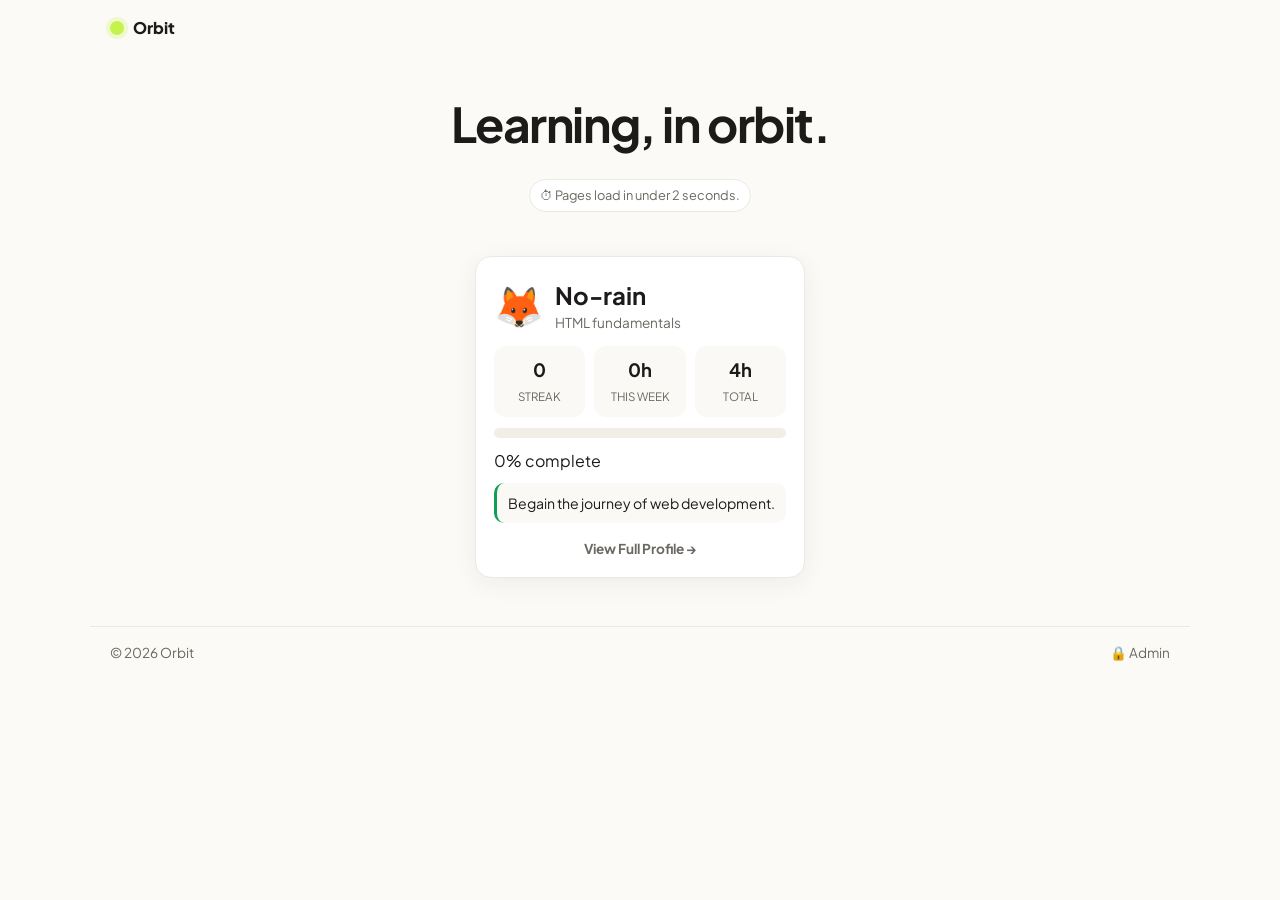
<file: index.html>
<!doctype html>
<html lang="en">
  <head>
    <meta charset="utf-8" />
    <meta name="viewport" content="width=device-width, initial-scale=1" />
    <title>Orbit — Learning Platform</title>
    <link
      rel="icon"
      href="data:image/svg+xml,<svg xmlns=%22http://www.w3.org/2000/svg%22 viewBox=%220 0 100 100%22><circle cx=%2250%22 cy=%2250%22 r=%2245%22 fill=%22%23c6f24e%22/></svg>"
    />
    <link
      href="https://fonts.googleapis.com/css2?family=Plus+Jakarta+Sans:wght@400;600;700;800&display=swap"
      rel="stylesheet"
    />
    <link rel="stylesheet" href="styles.css" />
  </head>
  <body>
    <header class="topbar">
      <div class="brand">
        <a
          href="#"
          style="
            display: flex;
            align-items: center;
            gap: 0.55rem;
            text-decoration: none;
          "
        >
          <span class="orbit-dot"></span><span>Orbit</span>
        </a>
      </div>
      <nav class="crumbs" id="nav-crumbs"></nav>
    </header>

    <!-- MAIN VIEW: Just the student card -->
    <main id="view-dashboard">
      <section class="hero">
        <h1>Learning, in orbit.</h1>
        <p class="promise">⏱ Pages load in under 2 seconds.</p>
      </section>
      <section id="student-container" class="grid"></section>
    </main>

    <!-- PROFILE VIEW: Full dashboard for the student -->
    <main
      id="view-profile"
      class="page"
      hidden
      style="text-align: left; max-width: 800px"
    >
      <a
        href="#"
        style="
          font-size: 0.9rem;
          color: var(--muted);
          text-decoration: none;
          margin-bottom: 1rem;
          display: block;
        "
        >← Back to Home</a
      >
      <div id="profile-header" style="margin-bottom: 2rem"></div>
      <div class="grid">
        <div class="card">
          <h3>Current Focus</h3>
          <p
            id="p-focus"
            style="font-size: 1.2rem; font-weight: bold; margin-top: 0.5rem"
          ></p>
        </div>
        <div class="card">
          <h3>Overall Progress</h3>
          <div class="bar" style="margin-top: 1rem"><i id="p-bar"></i></div>
          <p
            id="p-progress"
            class="muted"
            style="margin-top: 0.5rem; font-weight: bold"
          ></p>
        </div>
      </div>
    </main>

    <!-- SECRET LOGIN VIEW -->
    <main id="view-login" class="page" hidden>
      <h1>🔒 Secret Login</h1>
      <p>Enter your GitHub Token to unlock editing and permanent saving.</p>
      <input
        type="password"
        id="token-input"
        placeholder="ghp_..."
        style="
          width: 100%;
          max-width: 400px;
          padding: 1rem;
          margin: 1rem 0;
          border: 1px solid var(--line);
          border-radius: 8px;
          font-size: 1rem;
        "
      />
      <div>
        <button class="btn" id="save-token">Unlock</button>
        <button class="btn-outline" onclick="window.location.hash = ''">
          Cancel
        </button>
      </div>
    </main>

    <!-- EDITOR VIEW -->
    <main
      id="view-edit"
      class="page"
      hidden
      style="text-align: left; max-width: 800px"
    >
      <h1>Update Progress</h1>
      <div id="editor-form"></div>
      <div style="margin-top: 2rem; display: flex; gap: 1rem">
        <button class="btn" id="save-editor">Save Permanently</button>
        <button class="btn-outline" onclick="window.location.hash = ''">
          Cancel
        </button>
      </div>
    </main>

    <footer class="foot">
      <span>© <span id="year"></span> Orbit</span>
      <span>
        <a href="#login" title="Admin Login">🔒 Admin</a>
      </span>
    </footer>

    <a
      href="#edit"
      id="floating-edit"
      class="floating-edit"
      style="text-decoration: none"
      hidden
      >✏️ Edit Data</a
    >

    <script src="data.js?v=4"></script>
    <script src="app.js?v=4"></script>
  </body>
</html>
</file>
<file: styles.css>
:root {
  --bg: #fbfaf6;
  --card: #ffffff;
  --ink: #1c1b1a;
  --muted: #6b6862;
  --line: #ece9e2;
  --lime: #c6f24e;
  --lime-ink: #1b2606;
  --good: #0f9d58;
  --watch: #e0791b;
  --radius: 16px;
  --shadow: 0 6px 24px rgba(28, 27, 26, 0.06);
}
* {
  box-sizing: border-box;
}
html,
body {
  margin: 0;
}
body {
  font-family: "Plus Jakarta Sans", system-ui, sans-serif;
  background: var(--bg);
  color: var(--ink);
  line-height: 1.5;
}
a {
  color: inherit;
}
.topbar {
  display: flex;
  justify-content: space-between;
  align-items: center;
  padding: 1rem 1.25rem;
  max-width: 1100px;
  margin: 0 auto;
}
.brand {
  display: flex;
  align-items: center;
  gap: 0.55rem;
  font-weight: 800;
  color: var(--ink);
}
.orbit-dot {
  width: 14px;
  height: 14px;
  border-radius: 50%;
  background: var(--lime);
  box-shadow: 0 0 0 4px rgba(198, 242, 78, 0.25);
}
.crumbs {
  font-size: 0.85rem;
  color: var(--muted);
}
.crumbs a {
  text-decoration: none;
  margin-right: 0.5rem;
}
.crumbs a:hover {
  color: var(--ink);
}
main {
  max-width: 1100px;
  margin: 0 auto;
  padding: 0 1.25rem 3rem;
}
.hero {
  padding: 2rem 0 1rem;
  text-align: center;
}
.hero h1 {
  font-size: clamp(2rem, 5vw, 3rem);
  letter-spacing: -0.03em;
  margin: 0 0 0.4rem;
}
.promise {
  display: inline-block;
  font-size: 0.8rem;
  color: var(--muted);
  background: var(--card);
  border: 1px solid var(--line);
  padding: 0.35rem 0.65rem;
  border-radius: 999px;
}
.grid {
  display: grid;
  gap: 1rem;
  grid-template-columns: repeat(auto-fit, minmax(280px, 1fr));
  margin-top: 1rem;
}
.card {
  background: var(--card);
  border: 1px solid var(--line);
  border-radius: var(--radius);
  padding: 1.1rem;
  box-shadow: var(--shadow);
}
.card-head {
  display: flex;
  align-items: center;
  gap: 0.7rem;
  margin-bottom: 0.6rem;
}
.avatar {
  font-size: 1.6rem;
}
.student-name {
  font-weight: 700;
  margin: 0;
  font-size: 1.2rem;
}
.focus {
  color: var(--muted);
  font-size: 0.85rem;
  margin: 0;
}
.stats {
  display: grid;
  grid-template-columns: repeat(3, 1fr);
  gap: 0.6rem;
  margin: 0.7rem 0;
}
.stat {
  background: #faf9f5;
  border-radius: 12px;
  padding: 0.6rem;
  text-align: center;
}
.stat b {
  display: block;
  font-size: 1.15rem;
}
.stat span {
  font-size: 0.72rem;
  color: var(--muted);
  text-transform: uppercase;
}
.bar {
  height: 10px;
  background: #f0eee7;
  border-radius: 999px;
  overflow: hidden;
  margin: 0.3rem 0 0.7rem;
}
.bar > i {
  display: block;
  height: 100%;
  background: var(--lime);
  border-radius: 999px;
  transition: width 0.4s;
}
.feedback {
  font-size: 0.88rem;
  margin: 0;
  padding: 0.6rem 0.7rem;
  border-radius: 10px;
  background: #faf9f5;
  border-left: 3px solid var(--muted);
}
.feedback.good {
  border-color: var(--good);
}
.feedback.watch {
  border-color: var(--watch);
}
.foot {
  max-width: 1100px;
  margin: 0 auto;
  padding: 1rem 1.25rem;
  display: flex;
  justify-content: space-between;
  color: var(--muted);
  font-size: 0.85rem;
  border-top: 1px solid var(--line);
}
.foot a {
  text-decoration: none;
  margin-left: 0.5rem;
}
.foot a:hover {
  color: var(--ink);
}
.page {
  text-align: center;
  padding-top: 4rem;
}
.btn {
  background: var(--lime);
  color: var(--lime-ink);
  padding: 0.7rem 1.2rem;
  border-radius: 10px;
  border: none;
  font-weight: 700;
  cursor: pointer;
  font-family: inherit;
  font-size: 1rem;
  text-decoration: none;
  display: inline-block;
}
.btn-outline {
  background: transparent;
  border: 1px solid var(--line);
  padding: 0.7rem 1.1rem;
  border-radius: 10px;
  cursor: pointer;
  font-weight: 600;
  color: var(--muted);
  font-family: inherit;
}
.floating-edit {
  position: fixed;
  bottom: 2rem;
  right: 2rem;
  background: var(--ink);
  color: #fff;
  border: none;
  padding: 0.8rem 1.2rem;
  border-radius: 999px;
  font-family: inherit;
  font-weight: 700;
  box-shadow: 0 4px 12px rgba(0, 0, 0, 0.15);
  z-index: 100;
}
.edit-group {
  background: var(--card);
  border: 1px solid var(--line);
  padding: 1.5rem;
  border-radius: 12px;
  box-shadow: var(--shadow);
}
.edit-row {
  display: flex;
  gap: 1rem;
  margin-bottom: 1rem;
}
.edit-row label {
  flex: 1;
  font-size: 0.85rem;
  font-weight: 600;
}
.edit-group input,
.edit-group textarea {
  width: 100%;
  padding: 0.8rem;
  margin-top: 0.3rem;
  border: 1px solid var(--line);
  border-radius: 8px;
  font-family: inherit;
  font-size: 1rem;
  background: #fff;
  color: var(--ink);
  margin-bottom: 1rem;
}
.edit-group textarea {
  resize: vertical;
  min-height: 80px;
}
</file>
